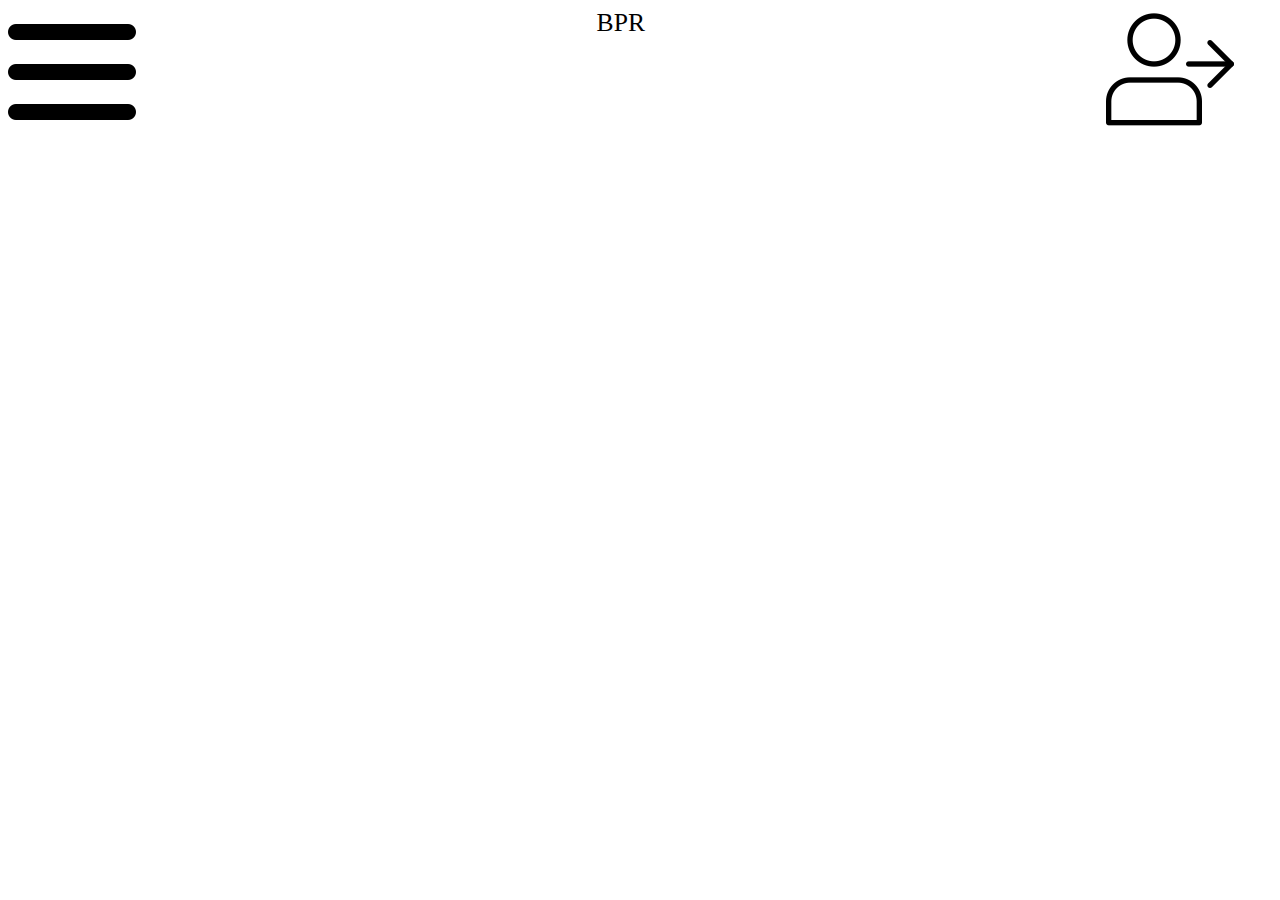
<file: home.html>
<!DOCTYPE html>
<html lang="en">
<head>
    <title>Document</title>
    <link rel="stylesheet" href="style.css">
</head>
<body>
    <div class="header">
        <div><img class="icon menu" src="icon-menu.png" alt=""></div>
        <div class="bpr">BPR</div>
        <div><a href="sign-up-ss.JPG"><img class="icon signin" src="icon-sign in.png" alt=""></a></div>
    </div>
</body>
</html>
</file>
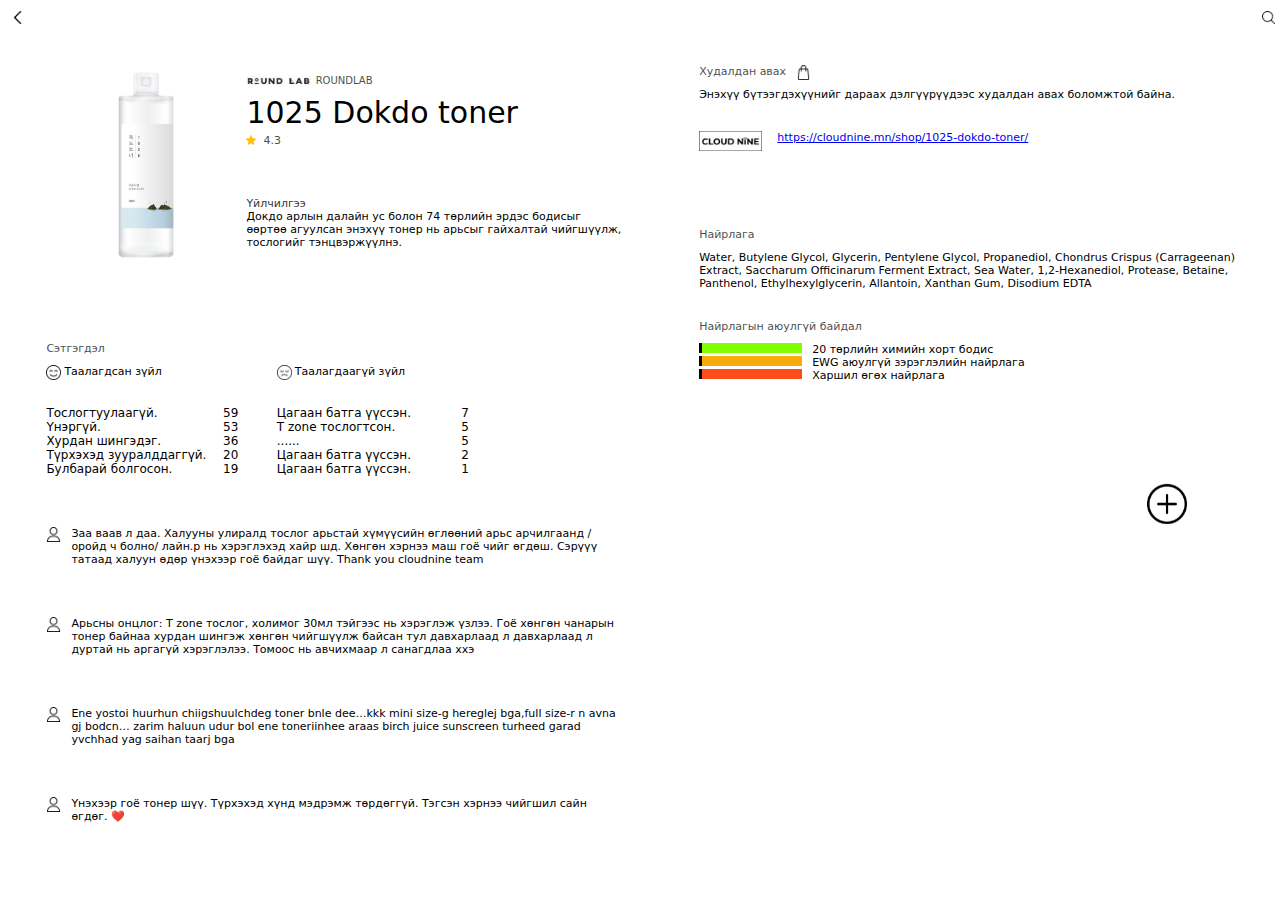
<file: review.html>
<!DOCTYPE html>
<html lang="en">
<head>
    <title>Document</title>
    <link rel="stylesheet" href="style-review.css">
</head>
<body>
    <div class="head-review">
        <div><a href="homepage.html"><img class="head-review-icon" src="icon-back.png"></a></div>
        <div><img class="head-review-icon" src="icon-search.png" alt=""></div>
    </div>


    <div class="product-information">
    
    <div class="ehniiheseg">
        <div class="first-product-introduction">
            <div class="product-picture"><img class="toner-dokdo" src="toner-dokdo.jpg" alt=""></div>
            <div class="product">
                <div class="product-title">
                    <div class="brand">
                        <div class="brand-logo"><img class="logo-roundlab" src="logo-round lab.jpg" alt=""></div>
                        <div class="brand-name">ROUNDLAB</div>
                    </div>
                    <div class="name">1025 Dokdo toner</div>
                    <div class="rating">
                        <div class="rating-star"><img class="icon-star" src="icon-star.png" alt=""></div>
                        <div class="rating-point">4.3</div>
                    </div>
                </div>
                <div class="uilchilgee">
                    <div class="head-uilchilgee">Үйлчилгээ</div>
                    <div>Докдо арлын далайн ус болон 74 төрлийн эрдэс бодисыг өөртөө агуулсан энэхүү тонер нь арьсыг гайхалтай чийгшүүлж, тослогийг тэнцвэржүүлнэ.</div>
                </div>
            </div>
        </div>

        <div class="third-product-review">
            <div class="head-setgegdel">Сэтгэгдэл</div>
            <div class="sides">
                <div class="taalagdsanzuil">
                    <div class="head-taalagdsanzuil">
                        <div class="icon-happy"><img src="happy.png" alt=""></div>
                        <div>Таалагдсан зүйл</div>
                    </div>
                    <div class="body-taalagdsanzuil">
                        <div class="taalagdsan-setgegdel">Тослогтуулаагүй.</div>
                        <div class="taalagdsan-setgegdel-too">59</div>
                    </div>
                    <div class="body-taalagdsanzuil">
                        <div class="taalagdsan-setgegdel">Үнэргүй.</div>
                        <div class="taalagdsan-setgegdel-too">53</div>
                    </div>
                    <div class="body-taalagdsanzuil">
                        <div class="taalagdsan-setgegdel">Хурдан шингэдэг.</div>
                        <div class="taalagdsan-setgegdel-too">36</div>
                    </div>
                    <div class="body-taalagdsanzuil">
                        <div class="taalagdsan-setgegdel">Түрхэхэд зууралддаггүй.</div>
                        <div class="taalagdsan-setgegdel-too">20</div>
                    </div>
                    <div class="body-taalagdsanzuil">
                        <div class="taalagdsan-setgegdel">Булбарай болгосон.</div>
                        <div class="taalagdsan-setgegdel-too">19</div>
                    </div>
                </div>
                <div class="taalagdaaguizuil">
                    <div class="head-taalagdaaguizuil">
                        <div class="icon-sad"><img src="sad.png" alt=""></div>
                        <div>Таалагдаагүй зүйл</div>
                    </div>
                    <div class="body-taalagdaaguizuil">
                        <div class="taalagdaagui-setgegdel">Цагаан батга үүссэн.</div>
                        <div class="taalagdaagui-setgegdel-too">7</div>
                    </div>
                    <div class="body-taalagdaaguizuil">
                        <div class="taalagdaagui-setgegdel">T zone тослогтсон.</div>
                        <div class="taalagdaagui-setgegdel-too">5</div>
                    </div>
                    <div class="body-taalagdaaguizuil">
                        <div class="taalagdaagui-setgegdel">......</div>
                        <div class="taalagdaagui-setgegdel-too">5</div>
                    </div>
                    <div class="body-taalagdaaguizuil">
                        <div class="taalagdaagui-setgegdel">Цагаан батга үүссэн.</div>
                        <div class="taalagdaagui-setgegdel-too">2</div>
                    </div>
                    <div class="body-taalagdaaguizuil">
                        <div class="taalagdaagui-setgegdel">Цагаан батга үүссэн.</div>
                        <div class="taalagdaagui-setgegdel-too">1</div>
                    </div>
                </div>
            </div> 
            <div class="delgerengui-setgegdel">
                <div class="body-d-setgegdel">
                    <div class="user-profile"><img class="user-profile" src="icon-profile.png" alt=""></div>
                    <div class="d-setgegdluud">Заа ваав л даа. Халууны улиралд тослог арьстай хүмүүсийн өглөөний арьс арчилгаанд / оройд ч болно/ лайн.р нь хэрэглэхэд хайр шд. Хөнгөн хэрнээ маш гоё чийг өгдөш. Сэрүүү татаад халуун өдөр үнэхээр гоё байдаг шүү. Thank you cloudnine team</div>
                </div>
                <div class="body-d-setgegdel">
                    <div class="user-profile"><img class="user-profile" src="icon-profile.png" alt=""></div>
                    <div class="d-setgegdluud">Арьсны онцлог: T zone тослог, холимог
                        30мл тэйгээс нь хэрэглэж үзлээ. Гоё хөнгөн чанарын тонер байнаа хурдан шингэж хөнгөн чийгшүүлж байсан тул давхарлаад л давхарлаад л дуртай нь аргагүй хэрэглэлээ. Томоос нь авчихмаар л санагдлаа ххэ</div>
                </div>
                <div class="body-d-setgegdel">
                    <div class="user-profile"><img class="user-profile" src="icon-profile.png" alt=""></div>
                    <div class="d-setgegdluud">Ene yostoi huurhun chiigshuulchdeg toner bnle dee…kkk mini size-g hereglej bga,full size-r n avna gj bodcn… zarim haluun udur bol ene toneriinhee araas birch juice sunscreen turheed garad yvchhad yag saihan taarj bga</div>
                </div>
                <div class="body-d-setgegdel">
                    <div class="user-profile"><img class="user-profile" src="icon-profile.png" alt=""></div>
                    <div class="d-setgegdluud">Үнэхээр гоё тонер шүү. Түрхэхэд хүнд мэдрэмж төрдөггүй. Тэгсэн хэрнээ чийгшил сайн өгдөг. ❤️</div>
                </div>
            </div>    
        </div>
    </div>

    <div class="hoyordugaarheseg">
        <div class="second-product-shopping">
            <div class="shopping">
                <div class="head-hudaldanavah">Худалдан авах</div>
                <div><img class="icon-shopping" src="icon-shop.png" alt=""></div>
            </div>
            <div class="information-store">Энэхүү бүтээгдэхүүнийг дараах дэлгүүрүүдээс худалдан авах боломжтой байна.</div>
            <div class="store">
                <div class="store-cloudnine">
                    <div><img class="store-logo-cloudnine" src="logo-cloudnine.png" alt=""></div>
                    <div class="store-cloudnine-link"><a href="link-dokdo-toner">https://cloudnine.mn/shop/1025-dokdo-toner/</a></div>
                </div>
            </div>
        </div>
    
        <div class="fourth-product-ingredient">
            <div class="nairlaga">
                <div class="head-nairlaga">Найрлага</div>
                <div class="body-nairlaga">Water, Butylene Glycol, Glycerin, Pentylene Glycol, Propanediol, Chondrus Crispus (Carrageenan) Extract, Saccharum Officinarum Ferment Extract, Sea Water, 1,2-Hexanediol, Protease, Betaine, Panthenol, Ethylhexylglycerin, Allantoin, Xanthan Gum, Disodium EDTA</div>
            </div>
            <div class="nairlagiin-ayulgui-baidal">
                <div class="head-nairlagiin-ayulgui-baidal">Найрлагын аюулгүй байдал</div>
                <div class="body-nairlagiin-ayulgui-baidal">
                    <div class="himi">
                        <div class="line-himi"></div>
                        <div class="body-himi">20 төрлийн химийн хорт бодис</div>
                    </div>
                    <div class="himi">
                        <div class="line-ewg"></div>
                        <div class="body-ewg">EWG аюулгүй зэрэглэлийн найрлага</div>
                    </div>
                    <div class="himi">
                        <div class="line-harshil"></div>
                        <div class="body-harhil">Харшил өгөх найрлага</div>
                    </div>
                </div>
            </div>
            <div class="plus-button"><img src="icon-plus0.png" alt=""></div>
        </div>
    </div>

    
    
    </div>
</body>
</html>
</file>
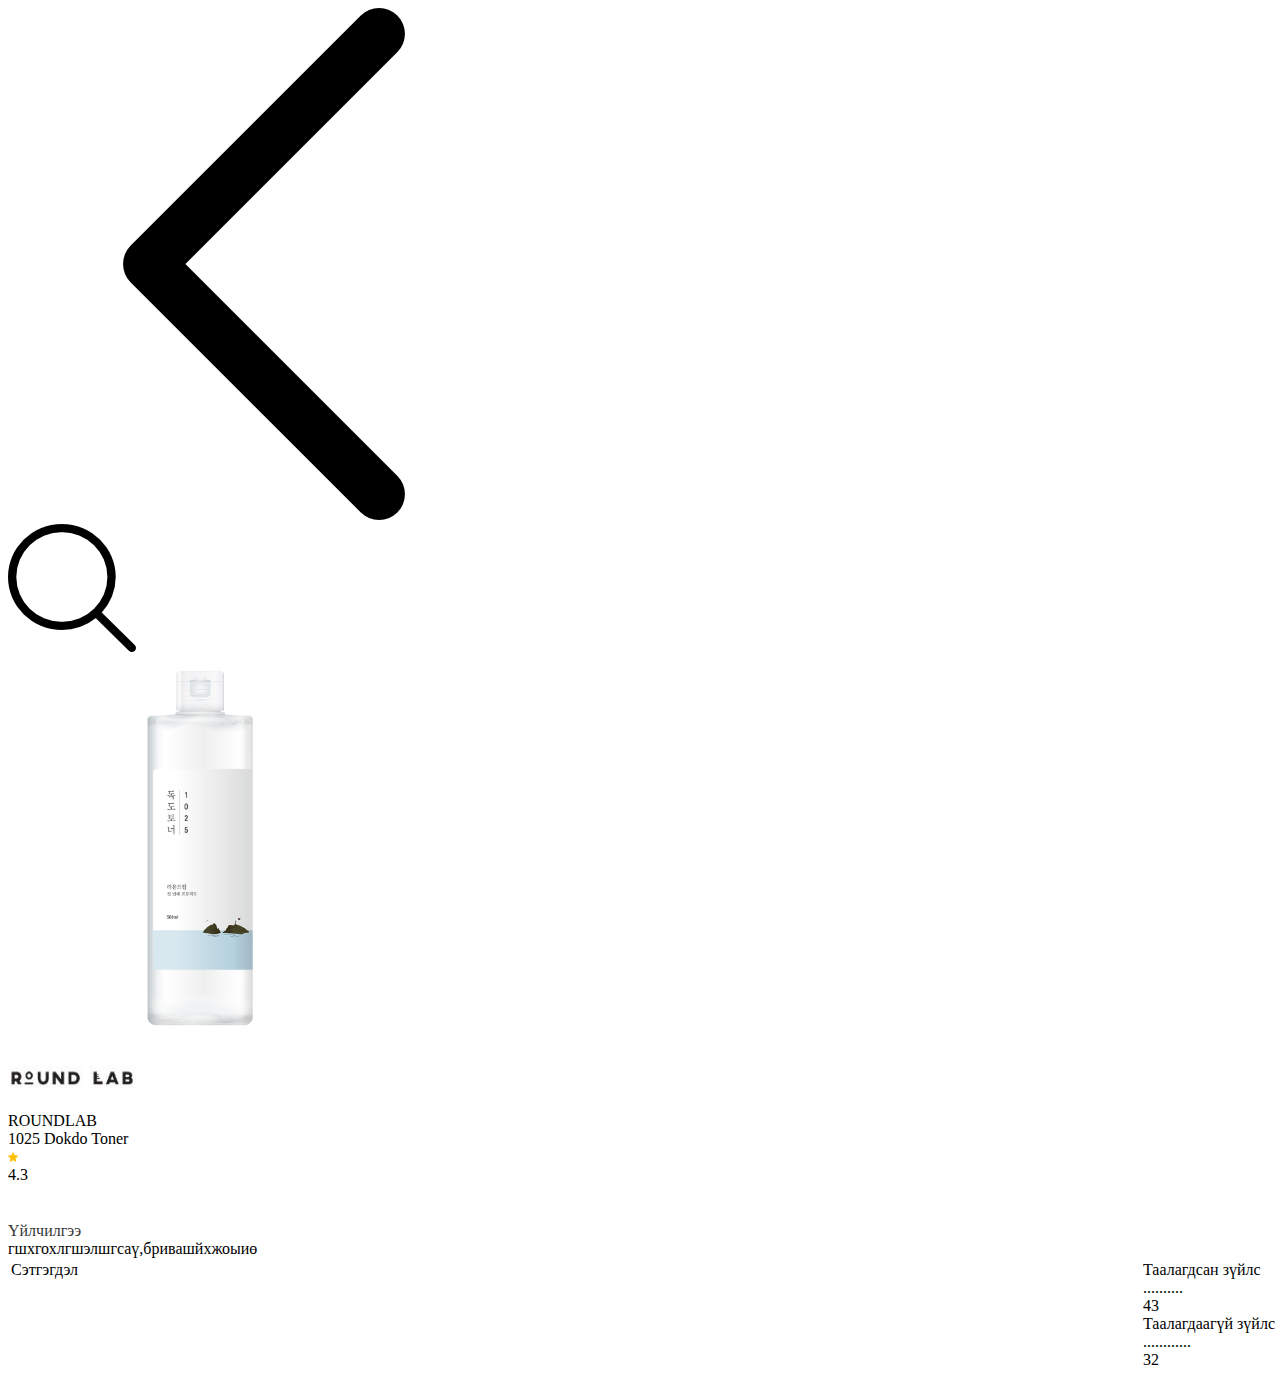
<file: review0.html>
<!DOCTYPE html>
 <html lang="en">
 <head>
    <title>Review</title>
    <link rel="stylesheet" href="style-review.css">
 </head>
 <body>
    <div class="header-review">
        <div><img class="icon back" src="icon-back.png" alt=""></div>
        <div><img class="icon search" src="icon-search.png" alt=""></div>
   </div>
   <div class="product">
      <div class="head-product">
      <div><img class="productpicture" src="toner-dokdo.jpg" style="width: 30vw; height: 30vw" alt=""></div>
      <div class="productinformation">
         <div class="productbrand">
            <div><img class="brandlogo" src="logo-round lab.jpg" style="width: 10vw; height: 5vw" alt=""></div>
            <div class="brandname">ROUNDLAB</div>
         </div>
         <div class="productname">1025 Dokdo Toner</div>
         <div class="ratingstarpoint">
            <div class="icon-star"><img src="icon-star.png" style="width: 10px; height: 10spx" alt=""></div>
            <div class="ratingpoint">4.3</div>
         </div>
         <div class="uilchilgee">
            <div class="head-uilchilgee">Үйлчилгээ</div>
            <div class="">гшхгохлгшэлшгсаү,бривашйхжоыиө</div>
         </div>
      </div>
      </div>
      <div class="productreview">
         <div class="head-review">Сэтгэгдэл
         <div class="reviews">
            <div class="taalagdsanzuil">Таалагдсан зүйлс
               <div class="taalagdsanzuils">
                  <div>..........</div>
                  <div>43</div>
               </div>
            </div>
            <div class="taalagdaaguizuil">Таалагдаагүй зүйлс
               <div class="taalagdsanzuils">
                  <div>............</div>
                  <div>32</div>                  
               </div>
            </div>
         </div>
         </div>
      </div>
   </div>      
      
 </body>
 </html>
</file>
<file: style.css>
.header{
    display: flex;
    flex-direction: row;
    justify-content: space-between;
    font-size: 2vw;
    margin-right: 3vw;
}
.nerhome{
    margin-left: 3vw;
}
.ner{
    margin-right: 656px;
    font-size: 25px;
    font-style:unset;
}
.nevt{
    display: flex;
    justify-content: center;
}
.esvel{
    display: flex;
    justify-content: center;
}
.nuuts{
    color: black;
}
.burtguulehin{
    color: black;
}
.headerup{
    display: flex;
    flex-direction: row;
    justify-content: space-between;
}
.nevtup{
    display: flex;
    justify-content: center;
    font-size: medium;
}
.esvelup{
    display: flex;
    justify-content: center;
}
.ug{
    margin-top: 1vw;
    border-radius: 1vw;
    border-color: black;
}
.nuutsug{
    margin-top: 1vw;
} 
.davtah{
    margin-top: 1vw;
    border-radius: 1vw;
    border-color: black;
}
.burt{
    margin-top: 1vw;
    border-radius: 1vw;
    border-color: black;
}
.burtguuleh{
    margin-top: 8vw;
    font-style:normal;

}
.nevtrehin{
    margin-top: 8vw;
}
.utas{
    border-radius: 1vw;
    border-color: black;
}
.nevtin{
    border-radius: 1vw;
    border-color: black;
}
.shuudan{
    border-radius: 1vw;
    border-color: black;
}
.nuutsugup{
    margin-top: 1vw;
    border-radius: 1vw;
    border-color: black;
}
.hayg{
    border-radius: 1vw;
    border-color: black;
}
.google{
    display: flex;
    justify-content: center;
}
.googleacc {
display: flex;
justify-content: center;
height: 2vw;
width: 99vw;
}
.googleimg {
    width: 1vw;
    height: 1vw;
}
.signIn{
    display: flex;
    justify-content: center;
    font-size: medium;
}
.background{
    width: 90vw;
    height: 40vw;
    background-image: url(skincare1.webp);
    background-size: cover;
    background-position: center;
    opacity: 0.5;
    margin-right: 40vw;
    display: flex;
    flex-direction: column;
    align-items: center;
    margin-left: 5vw;
}
.back{
    width: 90vw;
    height: 40vw;
    background-image: url(skincare2.png);
    background-size: cover;
    background-position: center;
    opacity: 0.5;
    margin-right: 40vw;
    display: flex;
    flex-direction: column;
    align-items: center;
    margin-left: 5vw; 
}
</file>
<file: style-review.css>
.head-review{
    display: flex;
    width: 100%;
    flex-direction: row;
    justify-content: space-between;
    padding: 3px;
}
.head-review-icon{
    display: flex;
    width: 1vw;
    height: 1vw;
}


.product-information{
    display: flex;
    flex-direction: row;
    font-family: system-ui, -apple-system, BlinkMacSystemFont, 'Segoe UI', Roboto, Oxygen, Ubuntu, Cantarell, 'Open Sans', 'Helvetica Neue', sans-serif;
    font-size: 11px;
}
.ehniiheseg{
    display: flex;
    flex-direction: column;
}
.hoyordugaarheseg{
    display: flex;
    flex-direction: column;
}

.first-product-introduction{
    display: flex;
    flex-direction: row;
    width: 45vw;
    margin: 3vw;
}
.product-picture{
    display: flex;
    width: 200px;
    height: 200px;
}
.product{
    display: flex;
    flex-direction: column;
}
.brand{
    display: flex;
    height: 30px;
    align-items: center;
    flex-direction: row;
}
.brand-logo{
    display: flex;
    height: 30px;
    margin-right: 5px;
}
.brand-name{
    display: flex;
    font-size: 10px;
    opacity: 70%;
}
.name{
    font-size: 30px;
}
.rating{
    display: flex;
    flex-direction: row;
    height: 20px;
    align-items: center;
    margin-bottom: 8px;
}
.rating-star{
    display: flex;
    width: 10px;
    height: 10px;
    margin-right: 7px;
}
.rating-point{
    display: flex;
    opacity: 70%;
}
.uilchilgee{
    display: flex;
    flex-direction: column;
    margin-top: 3vw;
}
.head-uilchilgee{
    opacity: 80%;
}

.second-product-shopping{
    display: flex;
    flex-direction: column;
    width: 45vw;
    margin: 3vw;
}
.shopping{
    display: flex;
    flex-direction: row;
}
.head-hudaldanavah{
    display: flex;
    opacity: 70%;
    margin-right: 10px;
    margin-bottom: 10px;
}
.icon-shopping{
    display: flex;
    width: 15px;
    height: 15px;
}
.information-store{
    display: flex;
    margin-bottom: 30px;
}
.store-cloudnine{
    display: flex;
    flex-direction: row;
}
.store-logo-cloudnine{
    display: flex;
    height: 20px;
    margin-right: 15px;
}


.third-product-review{
    display: flex;
    flex-direction: column;
    width: 45vw;
    margin: 3vw;
}
.head-setgegdel{
    display: flex;
    opacity: 70%;
    margin-bottom: 10px;
}
.sides{
    display: flex;
    flex-direction: row;
}
.head-taalagdsanzuil{
    display: flex;
    flex-direction: row;
    margin-bottom: 2vw;
}
.icon-happy{
    display: flex;
    width: 15px;
    height: 15px;
    margin-right: 3px;
}
.body-taalagdsanzuil{
    display: flex;
    flex-direction: row;
    width: 15vw;
    font-size: 12px;
    justify-content: space-between;
    margin-right: 3vw;

}
.head-taalagdaaguizuil{
    display: flex;
    flex-direction: row;
    margin-bottom: 2vw;
}
.icon-sad{
    display: flex;
    width: 15px;
    height: 15px;
    margin-right: 3px;
}
.body-taalagdaaguizuil{
    display: flex;
    flex-direction: row;
    width: 15vw;
    font-size: 12px;
    justify-content: space-between;
    margin-right: 3vw;
    
}
.delgerenguisetgegdel{
    display: flex;
    flex-direction: column;
    margin-top: 6vw;
}
.body-d-setgegdel{
    display: flex;
    flex-direction: row;
    justify-content: flex-start;
    margin-top: 4vw;
}
.user-profile{
    display: flex;
    width: 15px;
    height: 15px;
    margin-right: 10px;
}

.fourth-product-ingredient{
    display: flex;
    flex-direction: column;
    width: 45vw;
    margin: 3vw;
}
.nairlaga{
    display: flex;
    flex-direction: column;
}
.head-nairlaga{
    display: flex;
    opacity: 70%;
    margin-bottom: 10px;
}
.nairlagiin-ayulgui-baidal{
    display: flex;
    flex-direction: column;
    margin-top: 30px;
    
}
.head-nairlagiin-ayulgui-baidal{
    display: flex;
    flex-direction: column;
    opacity: 70%;
    margin-bottom: 10px;
}
.himi{
    display: flex;
    flex-direction: row;
}
.line-himi{
    width: 100px;
    height: 10px;
    background-color: chartreuse;
    border-left-style: solid;
    margin-right: 10px;
}
.line-ewg{
    width: 100px;
    height: 10px;
    background-color: rgb(247, 172, 11);
    border-left-style: solid;
    margin-right: 10px;
}
.line-harshil{
    width: 100px;
    height: 10px;
    background-color: rgb(250, 77, 25);
    border-left-style: solid;
    margin-right: 10px;
}

.plus-button{
    position: fixed;
    display: flex;
    margin-top: 20vw;
    margin-left: 35vw;
    margin-: vw;
    width: 40px;
    height: 40px;
    bottom: -4px
    right: 10px
}
</file>
